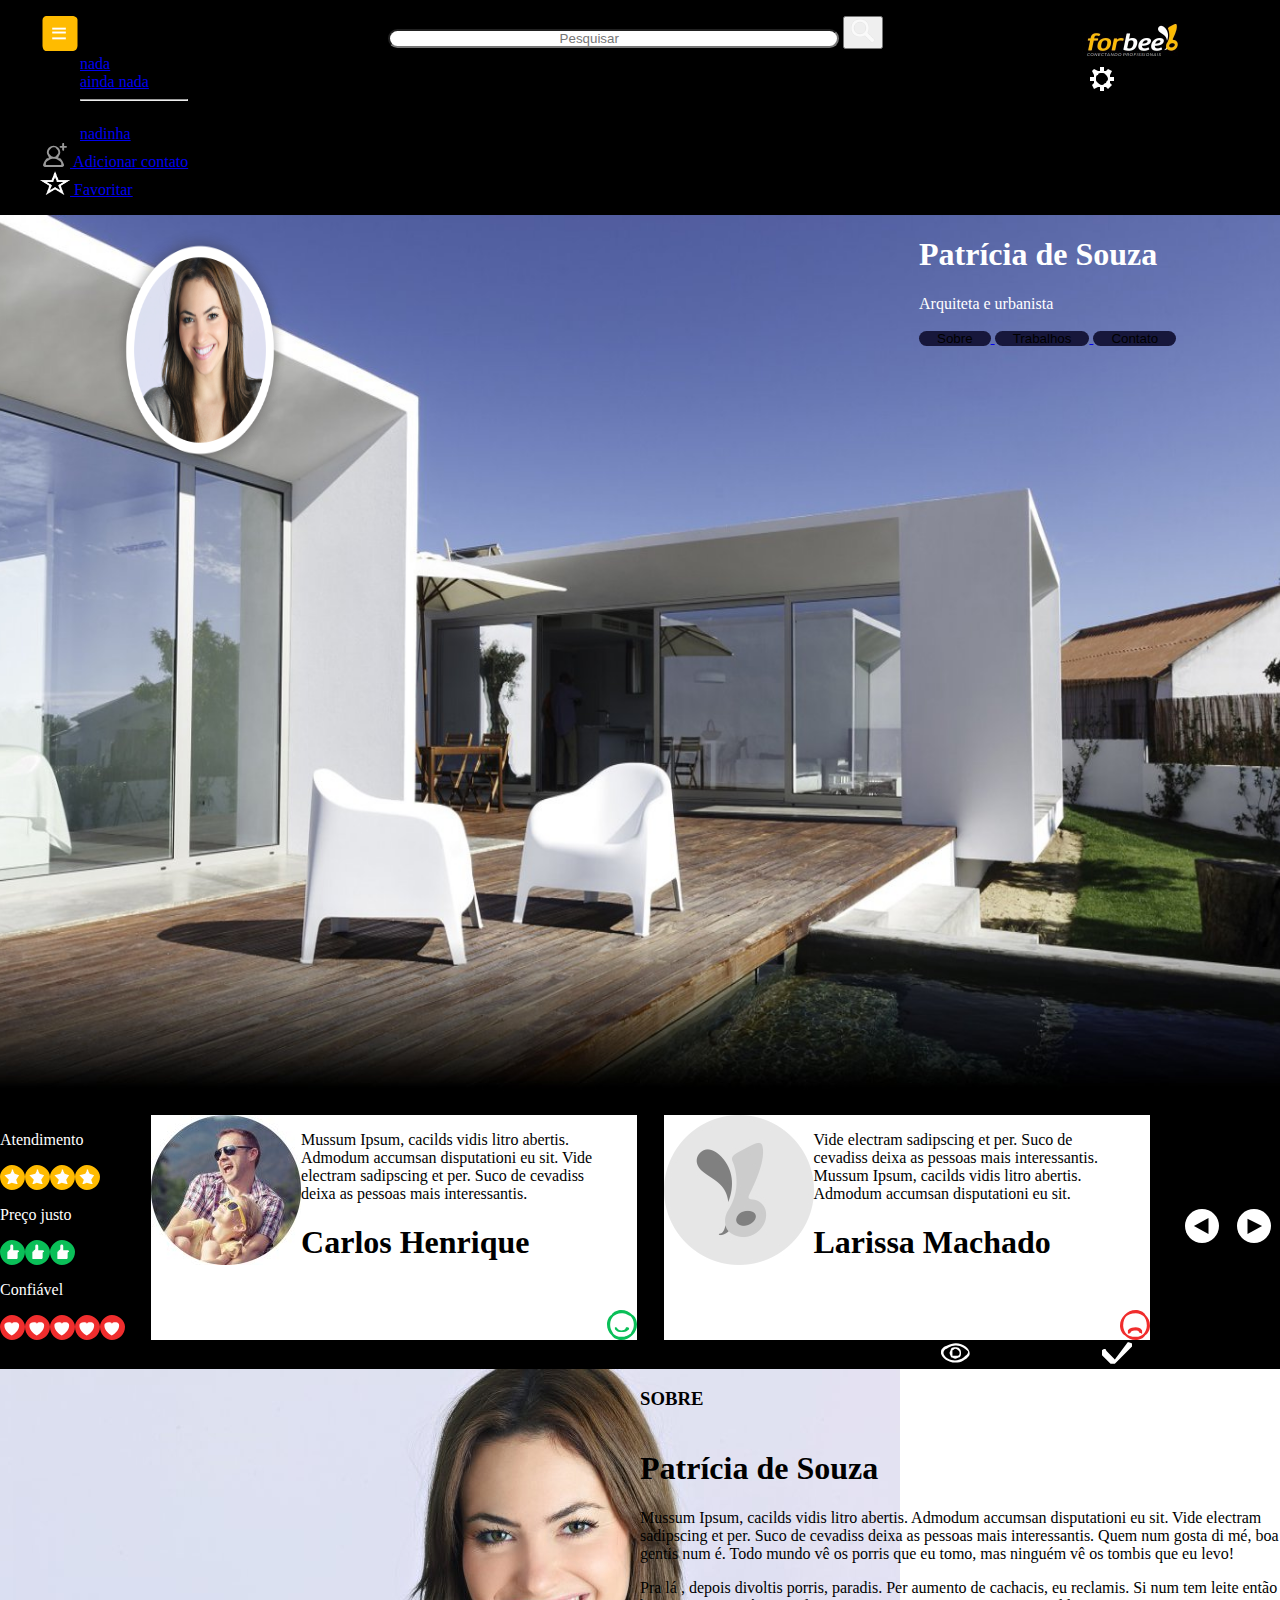
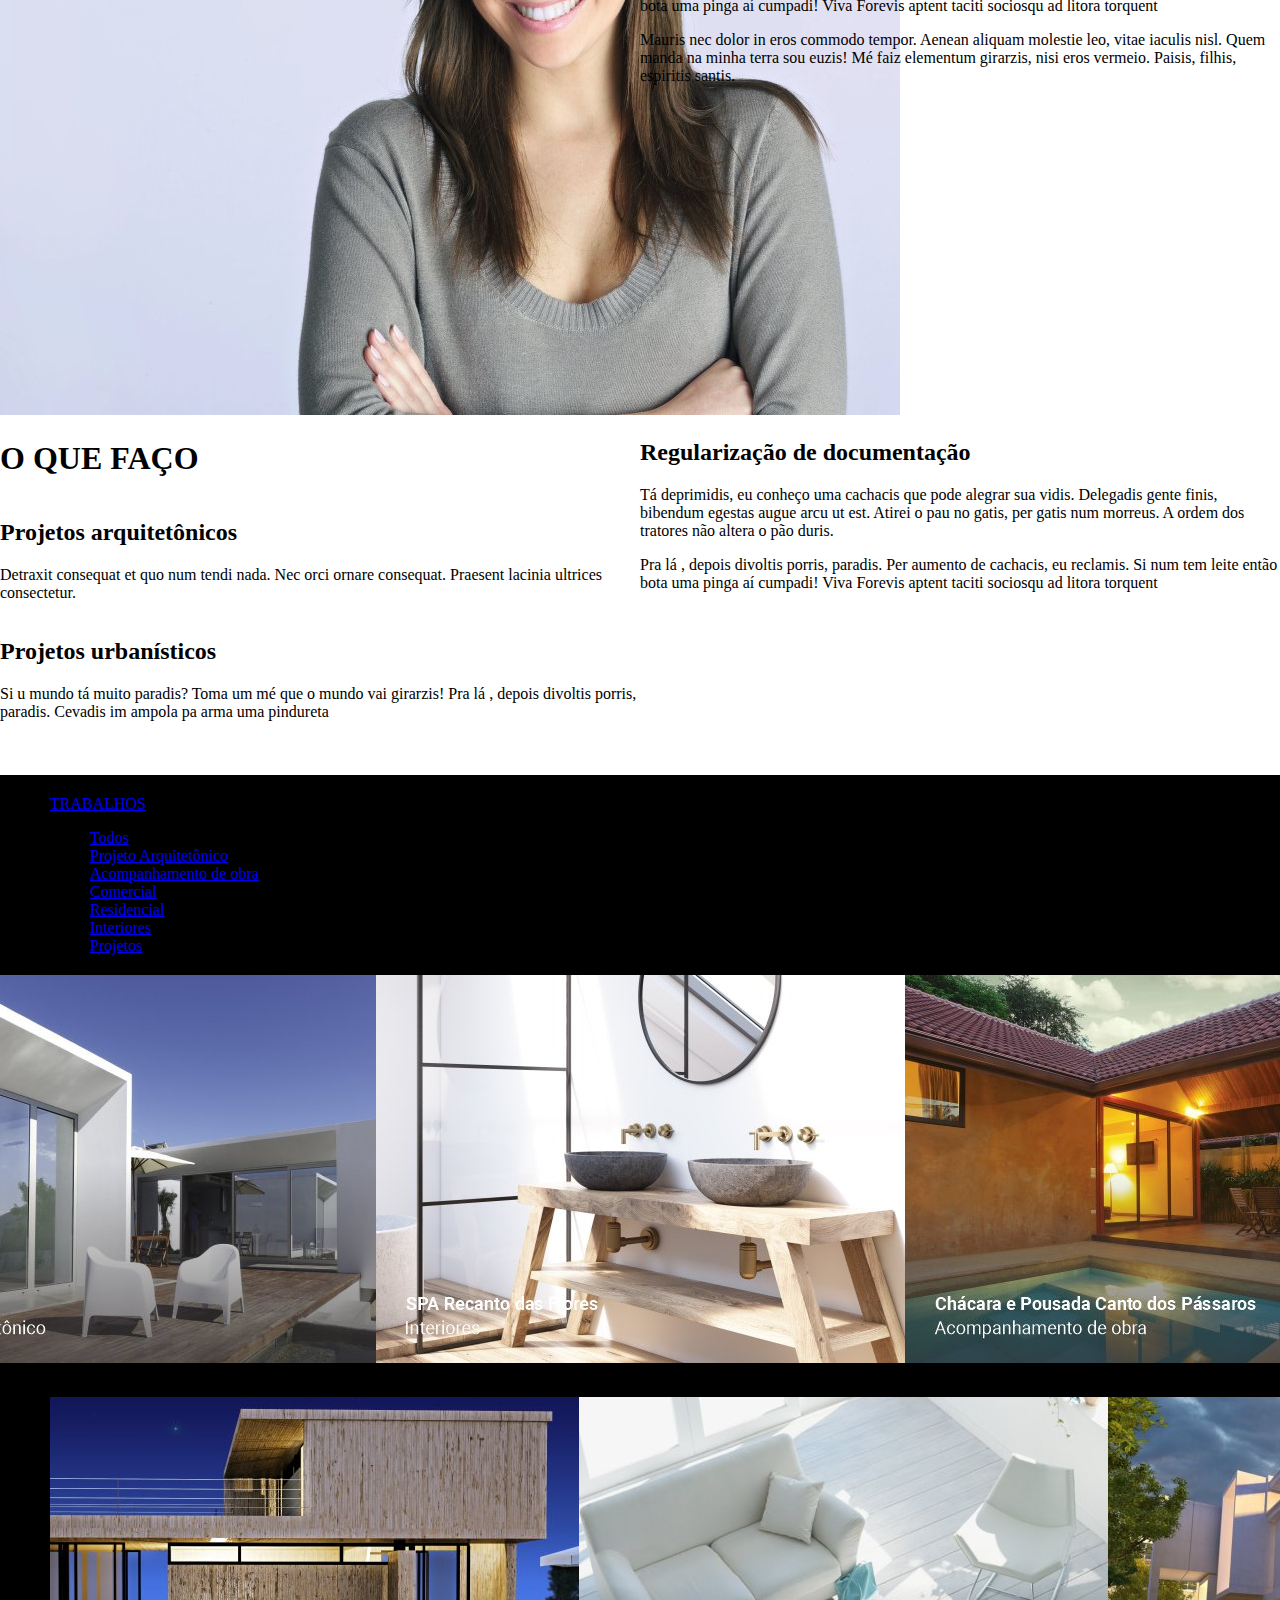
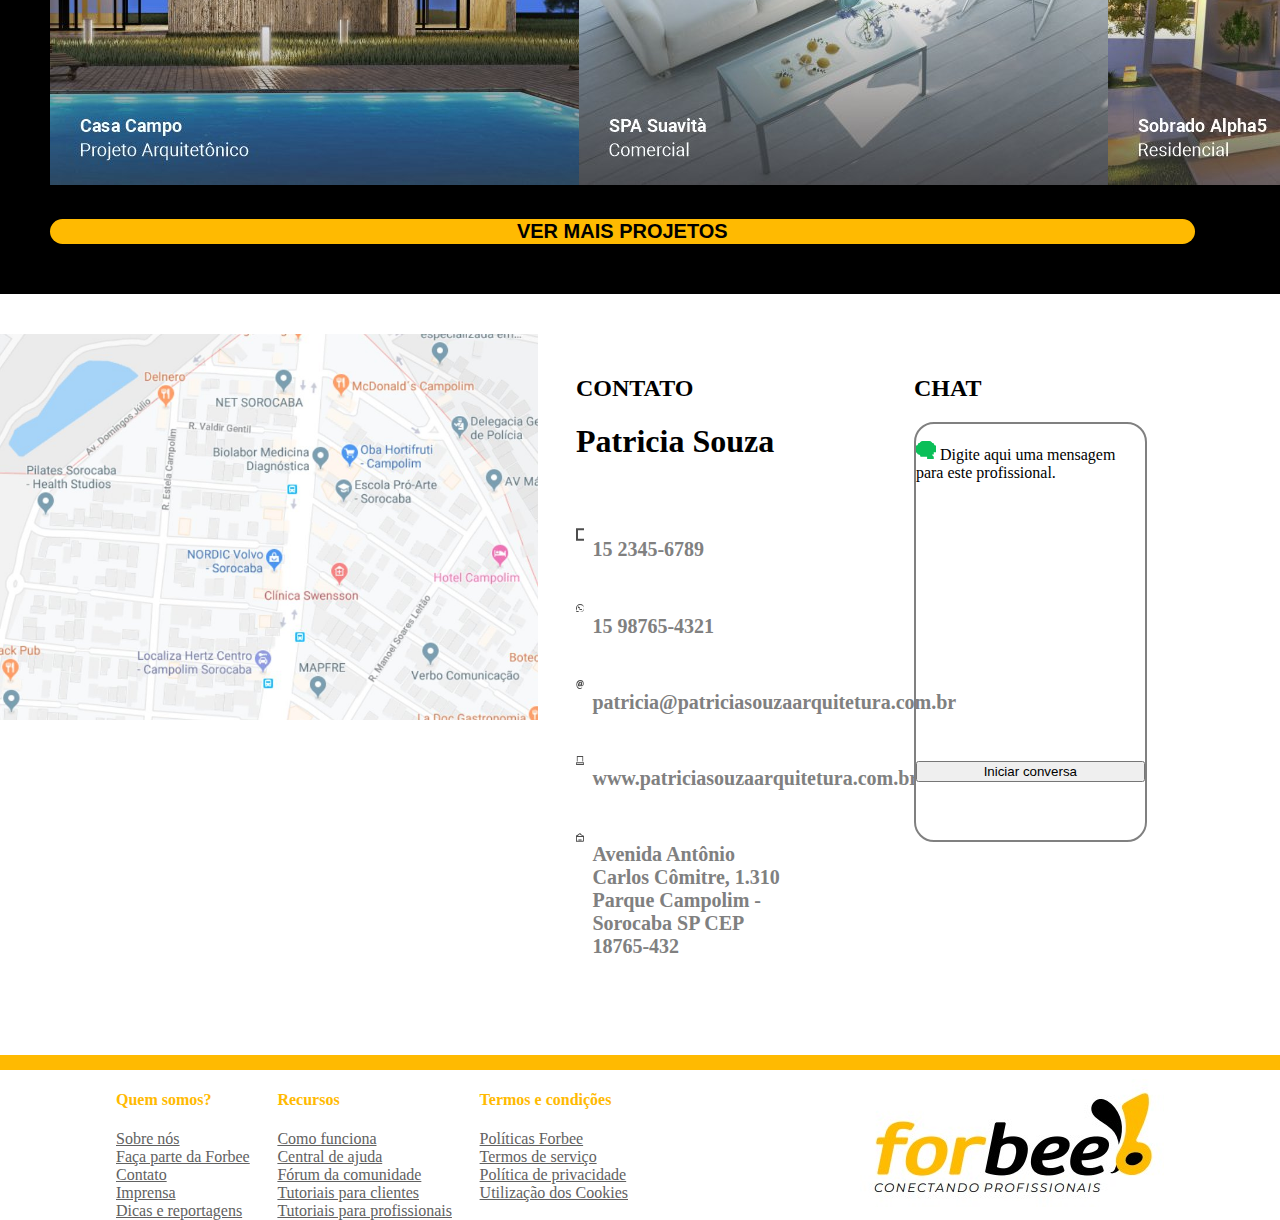
<file: src/views/patricia.html>
<!DOCTYPE html>
<html lang="en">
<head>
    <link rel="stylesheet" href="https://cdn.jsdelivr.net/npm/bootstrap-icons@1.19.0/font/bootstrap-icons.css" integrity="sha384-Vkoo8q+nMo/GP5P0aPQWrHQZHXLpz9F0eD6B5F5pIeHAOKAhQn7A" crossorigin="anonymous">
    <link href="https://cdn.jsdelivr.net/npm/bootstrap@5.3.2/dist/css/bootstrap.min.css" rel="stylesheet" integrity="sha384-T3c6CoIi6uLrA9TneNEoa7RxnatzjcDSCmG1MXxSR1GAsXEV/Dwwykc2MPK8M2HN" crossorigin="anonymous">
    <link rel="stylesheet" href="../styles/variable.css">
    <link rel="stylesheet" href="../styles/perfil.css">
    <link rel="stylesheet" href="../styles/customBS.css">

    <meta charset="UTF-8">
    <meta name="viewport" content="width=device-width, initial-scale=1.0">
    <title>Patrícia</title>
</head>
<body class="flex-column">
    <div class="header bk-black flex-row w-100 j-between px-5 pt-2">
        <div class="header__left">
            <nav class="navbar navbar-expand-lg" data-bs-theme="dark">  
                <div class="container-fluid">
                    <div class="collapse navbar-collapse" id="navbarSupportedContent">
                      <ul class="navbar-nav me-auto mb-2 mb-lg-0">
                          <li class="nav-item dropdown">
                              <a class="nav-link" href="#" role="button" data-bs-toggle="dropdown" aria-expanded="false" style="color: var(--yellow);">  
                                  <img src="../../assets/icone-menu-sanduiche.svg" alt="menu" width="40" height="35">
                              </a>
                              <ul class="dropdown-menu">
                                <li><a class="dropdown-item" href="#">nada</a></li>
                                <li><a class="dropdown-item" href="#">ainda nada</a></li>
                                <li><hr class="dropdown-divider"></li>
                                <li><a class="dropdown-item" href="#">nadinha</a></li>
                              </ul>
                            </li>
                        <li class="nav-item">
                          <a class="nav-link active" aria-current="page" href="#">
                            <img src="../../assets/icone-add-contato-positivo.svg" alt="AdicionarContato" width="30" height="24">
                            Adicionar contato
                        </a>
                        </li>
                        <li class="nav-item">
                          <a class="nav-link active" href="#">
                            <img src="../../assets/pngkit_star-outline-png_919957.png" alt="Favoritar" width="30" height="24">
                            Favoritar
                        </a>
                      </li>
                     </ul> 
                  </div>
                </div>           
            </nav>
        </div>
        <div class="header__center">
            <nav class="navbar navbar-expand-lg" data-bs-theme="dark">  
                <div class="container-fluid">
                    <div class="collapse navbar-collapse" id="navbarSupportedContent">
                         <ul class="navbar-nav me-auto mb-1 mb-lg-0">
                            <form class="d-flex" role="search">
                                <input class="form-control me-2" id="abacate" type="search" placeholder="Pesquisar" aria-label="Search">
                                <button class="btn btn-outline-warning" type="submit">
                                    <img src="../../assets/lupas.png" alt="buscar" width="24"  height="24">
                                </button>
                            </form> 
                        </ul>                     
                  </div>
                </div>           
            </nav>
        </div>
        <div class="header__right">
            <nav class="navbar navbar-expand-lg" data-bs-theme="dark">  
                <div class="container-fluid">
                    <div class="collapse navbar-collapse" id="navbarSupportedContent">
                         <ul class="navbar-nav me-auto mb-1 mb-lg-0">
                            <li class="nav-item">
                                <a class="nav-link active" aria-current="page" href="./home.html">
                                    <img class="ps-3" src="../../assets/WhatsApp Image 2023-11-02 at 12.20.35.jpeg" alt="logo" width="50%">
                                </a>
                              </li>
                              <li class="nav-item">
                                <a class="nav-link" href="#">
                                    <img class="mt-3 pe-3" src="../../assets/icone-engrenagem-configuracoes.svg" alt="configurações" width="40" height="24">
                                </a>
                              </li>
                        </ul>                     
                  </div>
                </div>           
            </nav>
        </div>
    </div>

    <div class="content w-100  flex-column">
        <div class="content__top flex-row j-arround">
            <img class="mt-5" src="../../assets/tofo-patricia-souza.png" alt="fotoPerfil" width="15%" height="30%">
            <div></div>
            <div></div>
            <div class="top__name mt-5">
                <h1 id="rateText">Patrícia de Souza</h1>
                <p id="rateText">Arquiteta e urbanista</p>
                <div class="name__anchor">
                    <a href="#sobre">
                        <button type="button" class="btn btn-primary mx-2" id="btnAchor">Sobre</button>
                    </a>
                    <a href="#jobs">
                        <button type="button" class="btn btn-primary mx-2" id="btnAchor">Trabalhos</button>
                    </a>
                    <a href="#contato">
                        <button type="button" class="btn btn-primary mx-2" id="btnAchor">Contato</button>
                    </a>
                </div>
            </div>
        </div>
        <div class="content__center bk-black w-100">
            <div class="container-fluid">
                <div class="center__rate flex-row j-between px-5 mb-3">
                    <div class="rate__container">
                        <div class="card__right flex-column  j-center">
                            <p class="right__text fs-white" id="rateText">Atendimento</p>
                            <div class="right__star flex-row">
                                <img class="star__img" src="../../assets/icone-estrela-atendimento.svg" alt="" width="25" height="25">
                                <img class="star__img" src="../../assets/icone-estrela-atendimento.svg" alt="" width="25" height="25">
                                <img class="star__img" src="../../assets/icone-estrela-atendimento.svg" alt="" width="25" height="25">
                                <img class="star__img" src="../../assets/icone-estrela-atendimento.svg" alt="" width="25" height="25">
                            </div>
                            <p class="right__text fs-white" id="rateText">Preço justo</p>
                            <div class="right__thumbs flex-row">
                                <img  class="thumbs__img" src="../../assets/icone-joia-preco-justo.svg" alt="" width="25" height="25">
                                <img  class="thumbs__img" src="../../assets/icone-joia-preco-justo.svg" alt="" width="25" height="25">
                                <img  class="thumbs__img" src="../../assets/icone-joia-preco-justo.svg" alt="" width="25" height="25">
                            </div>
                            <p class="right__text" id="rateText">Confiável</p>
                            <div class="right__heart flex-row">
                                <img  class="heart__img" src="../../assets/icone-coracao-confiavel.svg" alt="" width="25" height="25">
                                <img  class="heart__img" src="../../assets/icone-coracao-confiavel.svg" alt="" width="25" height="25">
                                <img  class="heart__img" src="../../assets/icone-coracao-confiavel.svg" alt="" width="25" height="25">
                                <img  class="heart__img" src="../../assets/icone-coracao-confiavel.svg" alt="" width="25" height="25">
                                <img  class="heart__img" src="../../assets/icone-coracao-confiavel.svg" alt="" width="25" height="25">
                            </div>
                        </div>
                    </div> 
                    <div class="bk-white flex-row w-38">
                        <div class="container-fluid">
                            <img class="mt-3" src="../../assets/foto-carlos-henrique.jpg" alt="" >
                        </div>
                        <div class="mt-3">
                            <p>Mussum Ipsum, cacilds vidis litro abertis. Admodum
                                accumsan disputationi eu sit. Vide electram
                                sadipscing et per. Suco de cevadiss deixa as
                                pessoas mais interessantis.</p>
                             <h1 class="mt-5">Carlos Henrique</h1>
                        </div>
                        <div class="flex-column j-end">
                            <img class="mb-2 me-2" src="../../assets//icone-bom.svg" alt="positivo" width="30" height="30">
                        </div>
                    </div>
                    
                    <div class="bk-white flex-row w-38">
                        <div class="container-fluid">
                            <img  class="mt-3" src="../../assets/foto-usuario-sem-foto.jpg" alt="" >
                        </div>
                        <div class="mt-3">
                            <p>Vide electram sadipscing et per. Suco de cevadiss
                                deixa as pessoas mais interessantis.
                                Mussum Ipsum, cacilds vidis litro abertis. Admodum
                                accumsan disputationi eu sit.</p>
                             <h1 class="mt-5">Larissa Machado</h1>
                        </div>
                        <div class="flex-column j-end">
                            <img class="mb-2 me-2" src="../../assets//icone-ruim.svg" alt="negativo" width="30" height="30">
                        </div>
                    </div>
                    <div class="flex-row j-end mt-5 pt-5">
                        <button type="button" class="btn btn-dark" id="seeMore">
                            <img src="../../assets/seta-esquerda-avaliacoes-perfil.svg" alt="VerAvaliações" width="40" height="34">
                        </button><button type="button" class="btn btn-dark" id="seeMore">
                            <img src="../../assets/seta-direita-avaliacoes-perfil.svg" alt="VerAvaliações" width="40" height="34">                   
                        </button>
                    </div>
                </div>
            </div>

            <div class="flex-column a-end mb-2">
                <div class="rate__botton flex-row a-center">
                    <button type="button" class="btn btn-dark" id="seeMore">
                        <img src="../../assets/icone-olho-ver-avaliacoes-negativo.svg" alt="VerAvaliações" width="30" height="24">
                        Ver todas avalições
                    </button>
                    <button type="button" class="btn btn-dark" id="seeMore">
                        <img src="../../assets/icone-avalie-profissional-negativo.svg" alt="VerAvaliações" width="30" height="24">
                        Avalie esse profissional
                    </button>
                </div>
            </div>

        </div>
            
        <div class="flex-column bk-grey w-100" id="sobre">
            <div class="flex-row my-5">
                <div class="w-50">
                    <img src="../../assets/foto-patricia-sobre-perfil.jpg" alt="">
                </div>
                <div class="w-50 me-5 pt-5 pe-5">
                    <h3 id="sobre">SOBRE</h3>
                    <h1> Patrícia de Souza</h1>
                    <p class="mt-4">Mussum Ipsum, cacilds vidis litro abertis. Admodum accumsan disputationi eu sit.
                        Vide electram sadipscing et per. Suco de cevadiss deixa as pessoas mais
                        interessantis. Quem num gosta di mé, boa gentis num é. Todo mundo vê os porris que
                        eu tomo, mas ninguém vê os tombis que eu levo!</p>
                    <p class="mt-4">Pra lá , depois divoltis porris, paradis. Per aumento de cachacis, eu reclamis. Si num
                        tem leite então bota uma pinga aí cumpadi! Viva Forevis aptent taciti sociosqu ad
                        litora torquent</p>
                    <p class="mt-4">Mauris nec dolor in eros commodo tempor. Aenean aliquam molestie leo, vitae iaculis
                        nisl. Quem manda na minha terra sou euzis! Mé faiz elementum girarzis, nisi eros
                        vermeio. Paisis, filhis, espiritis santis.</p>
                </div>
            </div>

            <div class="flex-row mx-5 px-5">
                <div class="flex-column w-50">
                    <h1>O QUE FAÇO</h1>

                    <div>
                        <h2>Projetos arquitetônicos</h2>
                        <p>Detraxit consequat et quo num tendi nada. Nec orci ornare consequat. Praesent
                            lacinia ultrices consectetur. </p>
                    </div>

                    <div>
                        <h2>Projetos urbanísticos</h2>
                        <p class="mt-3">Si u mundo tá muito paradis? Toma um mé que o mundo vai girarzis! Pra lá , depois
                            divoltis porris, paradis. Cevadis im ampola pa arma uma pindureta</p>
                    </div>
                </div>

                <div class="w-50 mb-5">
                    <h2>Regularização de documentação</h2>
                    <p class="mt-4">Tá deprimidis, eu conheço uma cachacis que pode alegrar sua vidis. Delegadis gente
                        finis, bibendum egestas augue arcu ut est. Atirei o pau no gatis, per gatis num
                        morreus. A ordem dos tratores não altera o pão duris.</p>
                    <p class="mt-5">Pra lá , depois divoltis porris, paradis. Per aumento de cachacis, eu reclamis. Si num
                        tem leite então bota uma pinga aí cumpadi! Viva Forevis aptent taciti sociosqu ad
                        litora torquent</p>
                </div>
            </div>
        </div>

        <div class="container__work bk-black" id="work">
            <div class="container__nav">
                <nav class="navbar navbar-expand-lg" data-bs-theme="dark">
                    <div class="container-fluid">
                        <a class="navbar-brand" href="#" id="jobs">TRABALHOS</a>
                    </div>  
                    <div class="container-fluid">
                        <div class="collapse navbar-collapse" id="navbarSupportedContent">
                          <ul class="navbar-nav me-auto mb-2 mb-lg-0 ">                              
                            <li class="nav-item ">
                                <a class="nav-link active mx-2" aria-current="page" href="#">
                                    Todos
                                </a>
                            </li>
                            <li class="nav-item">
                                <a class="nav-link active" href="#">
                                    Projeto Arquitetônico
                                </a>
                            </li>
                            <li class="nav-item">
                                <a class="nav-link active mx-2" aria-current="page" href="#">
                                    Acompanhamento de obra 
                                </a>
                            </li>
                            <li class="nav-item">
                                <a class="nav-link active mx-2" aria-current="page" href="#">
                                    Comercial
                                </a>
                            </li>

                            <li class="nav-item">
                                <a class="nav-link active mx-2" aria-current="page" href="#">
                                    Residencial
                                </a>
                            </li>
                            <li class="nav-item">
                                <a class="nav-link active mx-2" aria-current="page" href="#">
                                    Interiores
                                </a>
                            </li>
                            <li class="nav-item">
                                <a class="nav-link active mx-2" aria-current="page" href="#">
                                    Projetos
                                </a>
                            </li>
                         </ul> 
                      </div>
                    </div>           
                </nav>
            </div>
            <div class="flex-column j-center" id="workIMG">
                <div class="flex-row j-center">
                    <div class="container-fluid">
                        <img src="../../assets/foto1-trabalhos-perfil.jpg" alt="">
                    </div>
                    <div class="container-fluid">
                        <img src="../../assets/foto2-trabalhos-perfil.jpg" alt="">
                    </div>
                    <div class="container-fluid">
                        <img src="../../assets/foto3-trabalhos-perfil.jpg" alt="">
                    </div>
                </div>
    
                <div class="flex-row">
                    <div class="container-fluid">
                        <img src="../../assets/foto4-trabalhos-perfil.jpg" alt="">
                    </div>
                    <div class="container-fluid">
                        <img src="../../assets/foto5-trabalhos-perfil.jpg" alt="">
                    </div>
                    <div class="container-fluid">
                        <img src="../../assets/foto6-trabalhos-perfil.jpg" alt="">
                    </div>
                </div>
            </div>
            <div class="j-center">
                <button class="" id="seeProjects">VER MAIS PROJETOS</button>
            </div>
        </div>
     
        <div class="container-fluid bk-grey flex-row w-100" id="contentBotton">
            <div class="w-70">
                <img src="../../assets/mapa-localizacao-perfil.jpg" alt="mapa" id="imgMap">
            </div>
            <div class="flex-row" id="containerChatCont">
                <div class="flex-column" id="contato">
                    <div>
                        <h2>CONTATO</h2>
                        <h1>Patricia Souza</h1>
                    </div>
    
                    <div id="containerContato" class="flex-column j-arround">
                        <div class="flex-row a-start" id="contentContat">
                            <img src="../../assets/icone-celular-perfil.svg" alt="celular" id="iconConta">
                            <h2 id="textContato">15 2345-6789</h2>
                        </div>
                        <div class="flex-row a-start" id="contentContat">
                            <img src="../../assets/icone-whatsapp-perfil.svg" alt="" id="iconConta">
                            <h2 id="textContato">15 98765-4321</h2>
                        </div>
                        <div class="flex-row a-start" id="contentContat">
                            <img src="../../assets/icone-@-perfil.svg" alt="" id="iconConta">
                            <h2 id="textContato">patricia@patriciasouzaarquitetura.com.br</h2>
                        </div>
                        <div class="flex-row a-start" id="contentContat">
                            <img src="../../assets/icone-site-perfil.svg" alt="" id="iconConta">
                            <h2 id="textContato">www.patriciasouzaarquitetura.com.br</h2>
                        </div>
                        <div class="flex-row a-start" id="contentContat">
                            <img src="../../assets/icone-endereco-perfil.svg" alt="" id="iconConta">
                            <h2 id="textContato">Avenida Antônio Carlos Cômitre, 1.310
                                Parque Campolim - Sorocaba SP
                                CEP 18765-432 </h2>
                        </div>               
                    </div>
                </div>
                
                <div class="flex-column " id="chat">
                    <h2>CHAT</h2>
                    <div class="card" id="cardChat">
                        <div class="card-body">
                          <p class="card-text" id="chatP">
                            <img src="../../assets/icone-chat-caixa-mensagem-perfil.svg" alt="" width="20" height="20">
                            Digite aqui uma mensagem para este profissional.</p>
                          <button type="button" class="btn btn-outline-success text-center" id="btnChat">Iniciar conversa</button>
                        </div>
                      </div>
                </div>
            </div>
        </div>
    </div>

    <div class="footer bk-white w-100 flex-row j-arround a-center">
        <div class="footer__left flex-row j-between">
            <div class="flex-column">
                <h4 class="left__title">Quem somos?</h4>
                <a class="left__link" href="">Sobre nós</a>
                <a class="left__link" href="">Faça parte da Forbee</a>
                <a class="left__link" href="">Contato</a>
                <a class="left__link" href="">Imprensa</a>
                <a class="left__link" href="">Dicas e reportagens</a>
            </div>
            <div class="flex-column">
                <h4 class="left__title">Recursos</h4>
                <a class="left__link" href="">Como funciona</a>
                <a class="left__link" href="">Central de ajuda</a>
                <a class="left__link" href="">Fórum da comunidade</a>
                <a class="left__link" href="">Tutoriais para clientes</a>
                <a class="left__link" href="">Tutoriais para profissionais</a>
            </div>
            <div class="flex-column">
                <h4 class="left__title">Termos e condições</h4>
                <a class="left__link" href="">Políticas Forbee</a>
                <a class="left__link" href="">Termos de serviço</a>
                <a class="left__link" href="">Política de privacidade</a>
                <a class="left__link" href="">Utilização dos Cookies</a>                
            </div>
        </div>
        <div class="footer__right">
            <a href="./home.html">
                <img src="../../assets/logo-white.jpg" alt="logo" srcset="">
            </a>
        </div>
    </div>
    <script src="../scripts/home.js"></script>
    <script src="https://cdn.jsdelivr.net/npm/@popperjs/core@2.11.8/dist/umd/popper.min.js" integrity="sha384-I7E8VVD/ismYTF4hNIPjVp/Zjvgyol6VFvRkX/vR+Vc4jQkC+hVqc2pM8ODewa9r" crossorigin="anonymous"></script>
    <script src="https://cdn.jsdelivr.net/npm/bootstrap@5.3.2/dist/js/bootstrap.min.js" integrity="sha384-BBtl+eGJRgqQAUMxJ7pMwbEyER4l1g+O15P+16Ep7Q9Q+zqX6gSbd85u4mG4QzX+" crossorigin="anonymous"></script>
</body>
</body>
</html>
</file>
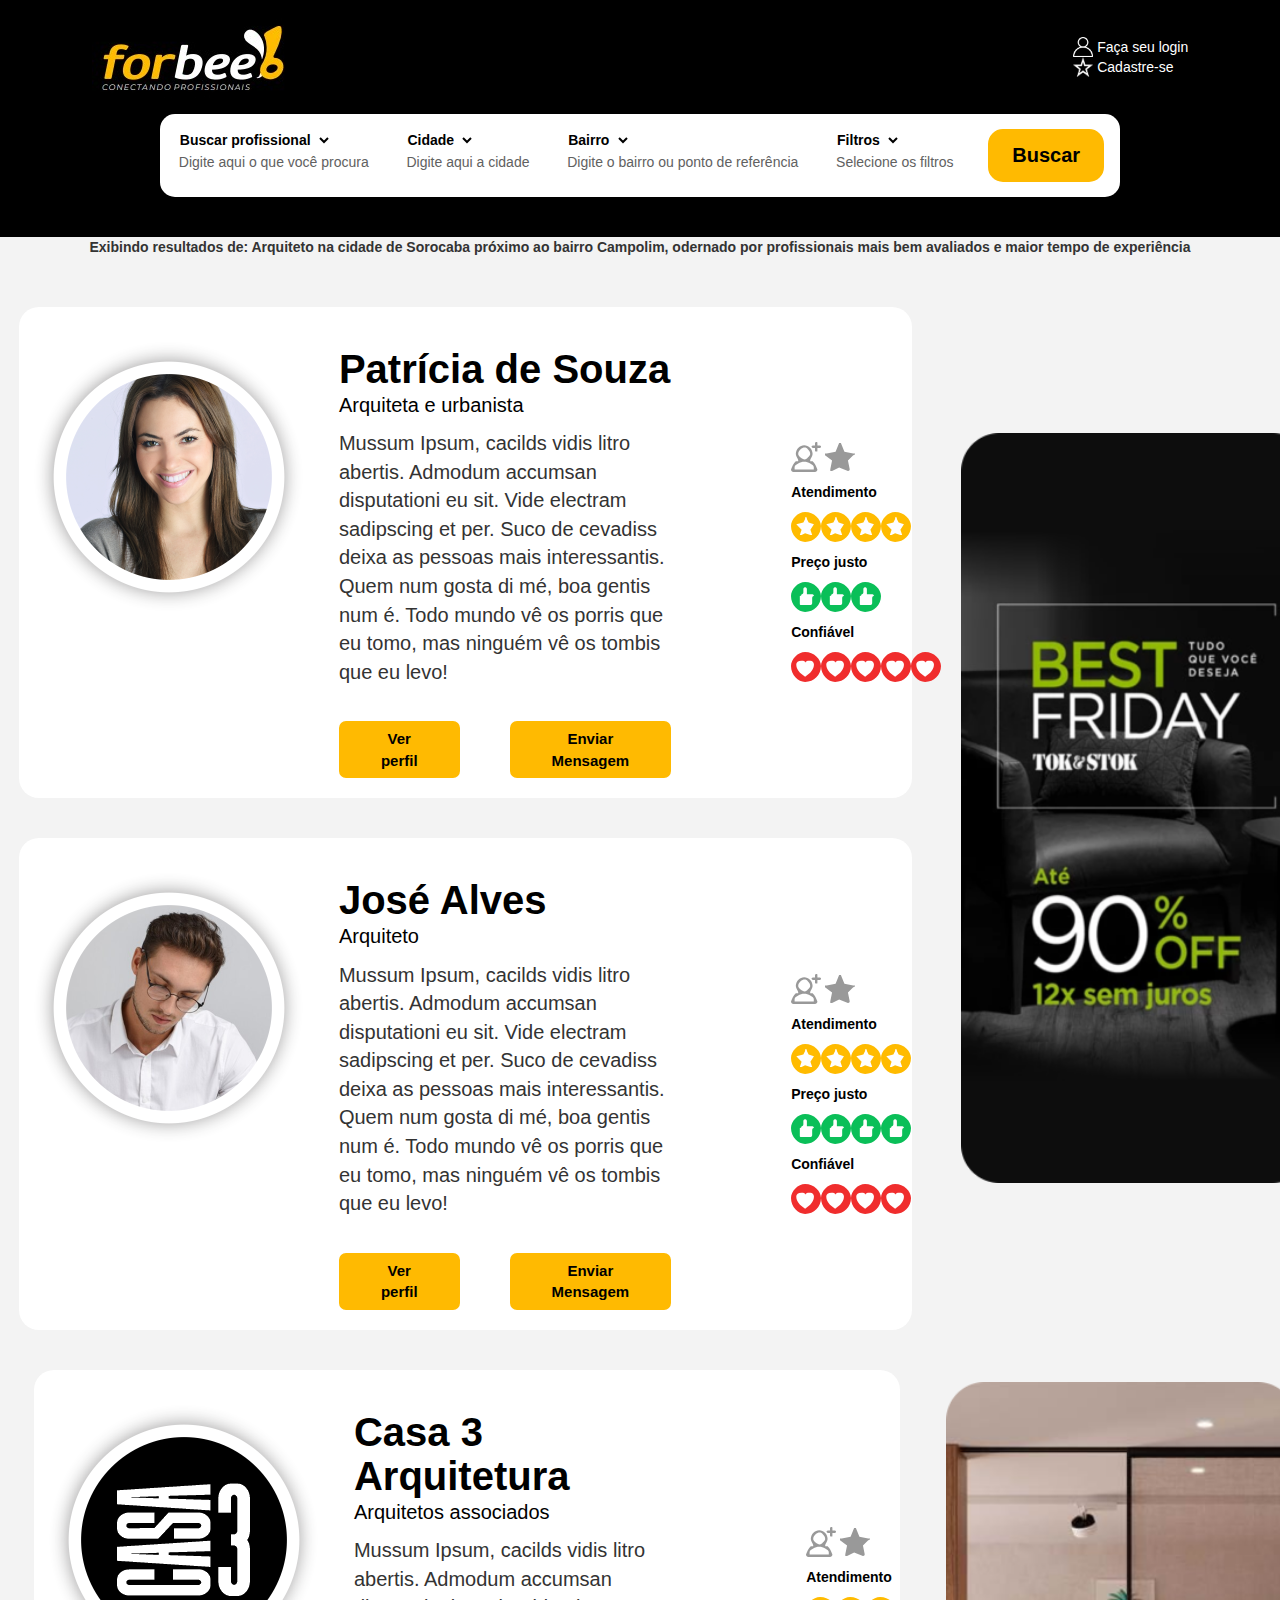
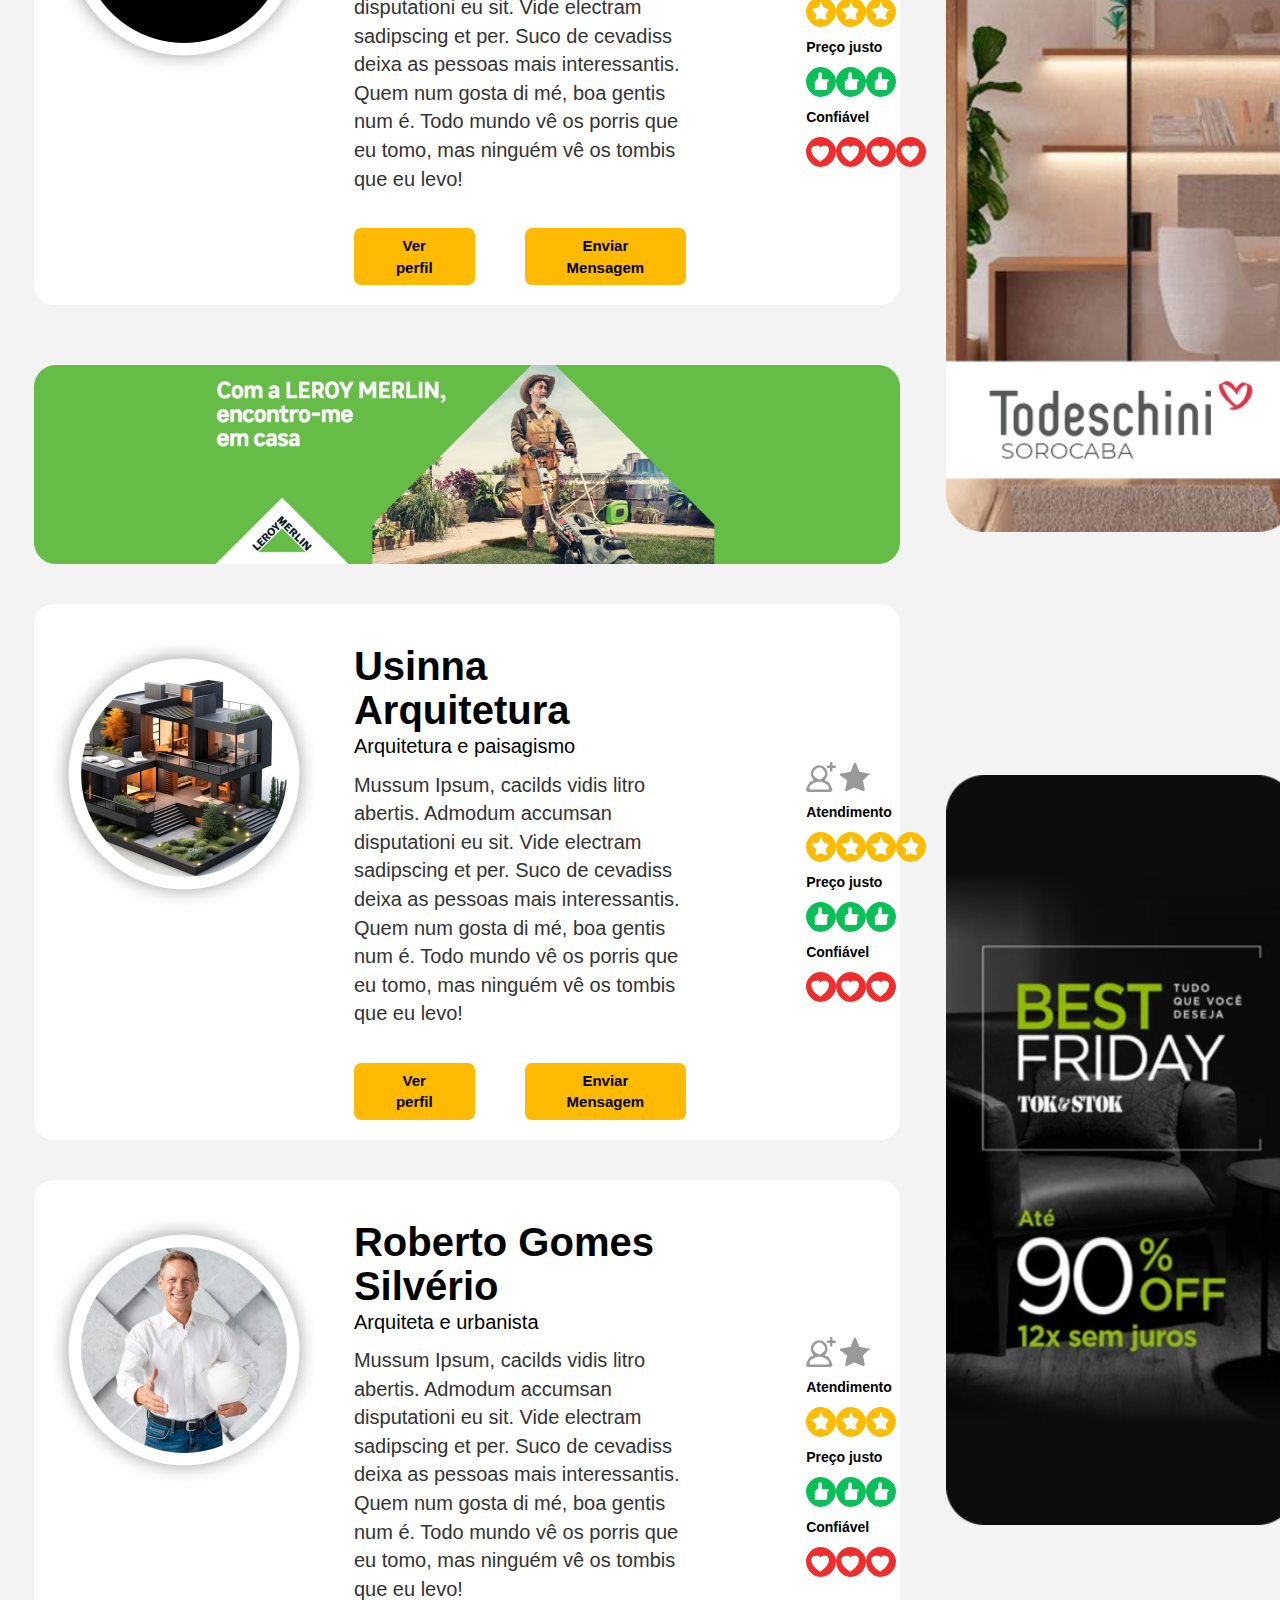
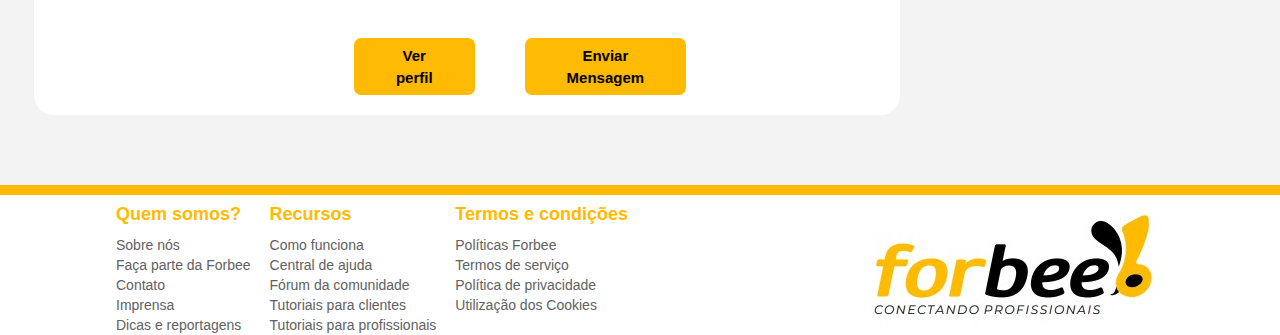
<file: src/views/search.html>
<!DOCTYPE html>
<html lang="en">
<head>
    <link rel="stylesheet" href="../styles/variable.css">
    <link rel="stylesheet" href="https://cdn.jsdelivr.net/npm/bootstrap@3.4.1/dist/css/bootstrap.min.css" integrity="sha384-HSMxcRTRxnN+Bdg0JdbxYKrThecOKuH5zCYotlSAcp1+c8xmyTe9GYg1l9a69psu" crossorigin="anonymous">
    <link rel="stylesheet" href="../styles/search.css">
    <link rel="stylesheet" href="../styles/customBS.css">

    <meta charset="UTF-8">
    <meta name="viewport" content="width=device-width, initial-scale=1.0">
    <title>Página inicial</title>
</head>
<body class="flex-column">
    <div class="header flex-row bk-black j-arround ">
        <div class="header__left">
            <a href="./home.html">
                <img src="../../assets/WhatsApp Image 2023-11-02 at 12.20.35.jpeg" alt="logo" srcset="">
            </a>
        </div>
        <div class="header__right flex-column j-center">
            <div class="right__container flex-row ">
                <img src="../../assets/user_outline.png" alt="" class="container__img">
                <a class="right__a" href="./signin.html">
                    Faça seu login
                </a>
            </div>
            <div class="right__container flex-row">
                <img src="../../assets/pngkit_star-outline-png_919957.png" alt="" class="container__img">
                <a class="right__a" href="./signup.html">
                    Cadastre-se
                </a>
            </div>
        </div>
    </div>
    <div class="content bk-black flex-column a-center">
        <div class="content__filters w-75 bk-white flex-row j-arround a-center">
            <div class="flex-column h-100 flex-column j-center a-start">
                <select class="filters__select" value="" id="profission">
                    <option value="">Buscar profissional</option>
                </select>
                <label class="filters__label" for="profission">Digite aqui o que você procura</label>
            </div> 
            <div class="flex-column h-100 flex-column a-start j-center">
                <select class="filters__select" name="" id="city">
                    <option value="">Cidade</option>
                </select>
                <label class="filters__label" for="city">Digite aqui a cidade</label>
            </div>
            <div class="flex-column h-100 flex-column a-start j-center">
                <select class="filters__select" name="" id="neighborhood">
                    <option value="">Bairro</option>
                </select>
                <label class="filters__label" for="neighborhood">Digite o bairro ou ponto de referência</label>
            </div>
            <div class="flex-column h-100 flex-column a-start j-center">
                <select class="filters__select" name="" id="filters">
                    <option value="">Filtros</option>
                </select>
                <label class="filters__label" for="filters">Selecione os filtros</label>
            </div>
            <button id="submit-filters" class="filters__bttn" >Buscar</button>
        </div>
        <div class="content__search bk-grey flex-column w-100 a-center">
            <p class="search__p">
                Exibindo resultados de: Arquiteto na cidade de Sorocaba próximo ao bairro Campolim, 
                odernado por profissionais mais bem avaliados e maior tempo de experiência</p>
            <div class="search__container flex-row a-center">
                <div class="container__left flex-column">
                    <div class="left__card flex-row bk-white j-between">
                        <div class="flex-row">
                            <div class="card__left">
                                <img class="left_img" src="../../assets/tofo-patricia-souza.png" alt="">
                            </div>
                            <div class="card__center flex-column">
                                <h1 class="center__title">Patrícia de Souza</h1>
                                <p class="center__subtitle">Arquiteta e urbanista</p>
                                <p class="center__p">Mussum Ipsum, cacilds vidis litro abertis. Admodum accumsan disputationi eu sit. Vide 
                                    electram sadipscing et per. Suco de cevadiss deixa as pessoas mais interessantis. Quem 
                                    num gosta di mé, boa gentis num é. Todo mundo vê os porris que eu tomo, mas ninguém vê 
                                    os tombis que eu levo!</p>
                                <div class="center__bttn flex-row">
                                    <a href="./patricia.html">
                                        <button class="bttn__perfil">Ver perfil</button>
                                    </a>
                                    <button class="bttn__message">Enviar Mensagem</button>
                                </div>
                            </div>
                        </div>
                        <div class="card__right flex-column  j-center">
                            <div class="right__icon">
                                <img class="icon__img" src="../../assets/icone-add-contato-positivo.svg" alt="">
                                <img class="icon__img" src="../../assets/icone-estrela-favoritar-positivo.svg" alt="">
                            </div>
                            <p class="right__text">Atendimento</p>
                            <div class="right__star flex-row">
                                <img class="star__img" src="../../assets/icone-estrela-atendimento.svg" alt="">
                                <img class="star__img" src="../../assets/icone-estrela-atendimento.svg" alt="">
                                <img class="star__img" src="../../assets/icone-estrela-atendimento.svg" alt="">
                                <img class="star__img" src="../../assets/icone-estrela-atendimento.svg" alt="">
                            </div>
                            <p class="right__text">Preço justo</p>
                            <div class="right__thumbs flex-row">
                                <img  class="thumbs__img" src="../../assets/icone-joia-preco-justo.svg" alt="">
                                <img  class="thumbs__img" src="../../assets/icone-joia-preco-justo.svg" alt="">
                                <img  class="thumbs__img" src="../../assets/icone-joia-preco-justo.svg" alt="">
                            </div>
                            <p class="right__text">Confiável</p>
                            <div class="right__heart flex-row">
                                <img  class="heart__img" src="../../assets/icone-coracao-confiavel.svg" alt="">
                                <img  class="heart__img" src="../../assets/icone-coracao-confiavel.svg" alt="">
                                <img  class="heart__img" src="../../assets/icone-coracao-confiavel.svg" alt="">
                                <img  class="heart__img" src="../../assets/icone-coracao-confiavel.svg" alt="">
                                <img  class="heart__img" src="../../assets/icone-coracao-confiavel.svg" alt="">
                            </div>
                        </div>
                    </div>
                    <div class="left__card flex-row w-75 bk-white ">
                        <div class="flex-row">
                            <div class="card__left">
                                <img class="left_img" src="../../assets/foto-jose-alves.png" alt="">
                            </div>
                            <div class="card__center flex-column">
                                <h1 class="center__title">José Alves</h1>
                                <p class="center__subtitle">Arquiteto</p>
                                <p class="center__p">Mussum Ipsum, cacilds vidis litro abertis. Admodum accumsan disputationi eu sit. Vide 
                                    electram sadipscing et per. Suco de cevadiss deixa as pessoas mais interessantis. Quem 
                                    num gosta di mé, boa gentis num é. Todo mundo vê os porris que eu tomo, mas ninguém vê 
                                    os tombis que eu levo!</p>
                                <div class="center__bttn flex-row">
                                    <button class="bttn__perfil">Ver perfil</button>
                                    <button class="bttn__message">Enviar Mensagem</button>
                                </div>
                            </div>
                        </div>
                        <div class="card__right flex-column j-center">
                            <div class="right__icon">
                                <img class="icon__img" src="../../assets/icone-add-contato-positivo.svg" alt="">
                                <img class="icon__img" src="../../assets/icone-estrela-favoritar-positivo.svg" alt="">
                            </div>
                            <p class="right__text">Atendimento</p>
                            <div class="right__star flex-row">
                                <img class="star__img" src="../../assets/icone-estrela-atendimento.svg" alt="">
                                <img class="star__img" src="../../assets/icone-estrela-atendimento.svg" alt="">
                                <img class="star__img" src="../../assets/icone-estrela-atendimento.svg" alt="">
                                <img class="star__img" src="../../assets/icone-estrela-atendimento.svg" alt="">
                            </div>
                            <p class="right__text">Preço justo</p>
                            <div class="right__thumbs flex-row">
                                <img  class="thumbs__img" src="../../assets/icone-joia-preco-justo.svg" alt="">
                                <img  class="thumbs__img" src="../../assets/icone-joia-preco-justo.svg" alt="">
                                <img  class="thumbs__img" src="../../assets/icone-joia-preco-justo.svg" alt="">
                                <img  class="thumbs__img" src="../../assets/icone-joia-preco-justo.svg" alt="">
                            </div>
                            <p class="right__text">Confiável</p>
                            <div class="right__heart flex-row">
                                <img  class="heart__img" src="../../assets/icone-coracao-confiavel.svg" alt="">
                                <img  class="heart__img" src="../../assets/icone-coracao-confiavel.svg" alt="">
                                <img  class="heart__img" src="../../assets/icone-coracao-confiavel.svg" alt="">
                                <img  class="heart__img" src="../../assets/icone-coracao-confiavel.svg" alt="">
                            </div>
                        </div>
                    </div>
                </div>
                <div class="container__right">
                    <img src="../../assets/banner-tokstok.png" alt="" class="right__image">
                </div>
            </div>
            <div class="search__container flex-row a-center">
                <div class="container__left flex-column">
                    <div class="left__card flex-row bk-white ">
                        <div class="flex-row">
                            <div class="card__left">
                                <img class="left_img" src="../../assets/foto-casa3.png" alt="">
                            </div>
                            <div class="card__center flex-column">
                                <h1 class="center__title">Casa 3 Arquitetura</h1>
                                <p class="center__subtitle">Arquitetos associados</p>
                                <p class="center__p">Mussum Ipsum, cacilds vidis litro abertis. Admodum accumsan disputationi eu sit. Vide 
                                    electram sadipscing et per. Suco de cevadiss deixa as pessoas mais interessantis. Quem 
                                    num gosta di mé, boa gentis num é. Todo mundo vê os porris que eu tomo, mas ninguém vê 
                                    os tombis que eu levo!</p>
                                <div class="center__bttn flex-row">
                                    <button class="bttn__perfil">Ver perfil</button>
                                    <button class="bttn__message">Enviar Mensagem</button>
                                </div>
                        </div>
                        </div>
                        <div class="card__right flex-column j-center">
                            <div class="right__icon">
                                <img class="icon__img" src="../../assets/icone-add-contato-positivo.svg" alt="">
                                <img class="icon__img" src="../../assets/icone-estrela-favoritar-positivo.svg" alt="">
                            </div>
                            <p class="right__text">Atendimento</p>
                            <div class="right__star flex-row">
                                <img class="star__img" src="../../assets/icone-estrela-atendimento.svg" alt="">
                                <img class="star__img" src="../../assets/icone-estrela-atendimento.svg" alt="">
                                <img class="star__img" src="../../assets/icone-estrela-atendimento.svg" alt="">
                            </div>
                            <p class="right__text">Preço justo</p>
                            <div class="right__thumbs flex-row">
                                <img  class="thumbs__img" src="../../assets/icone-joia-preco-justo.svg" alt="">
                                <img  class="thumbs__img" src="../../assets/icone-joia-preco-justo.svg" alt="">
                                <img  class="thumbs__img" src="../../assets/icone-joia-preco-justo.svg" alt="">
                            </div>
                            <p class="right__text">Confiável</p>
                            <div class="right__heart flex-row">
                                <img  class="heart__img" src="../../assets/icone-coracao-confiavel.svg" alt="">
                                <img  class="heart__img" src="../../assets/icone-coracao-confiavel.svg" alt="">
                                <img  class="heart__img" src="../../assets/icone-coracao-confiavel.svg" alt="">
                                <img  class="heart__img" src="../../assets/icone-coracao-confiavel.svg" alt="">
                            </div>
                        </div>
                    </div>
                    <div class="left__card flex-row w-75">
                        <img src="../../assets/banner-leroy.png" alt="" class="w-100">
                    </div>
                </div>
                <div class="container__right">
                    <img src="../../assets/banner-todeschini.png" alt="" class="right__image">
                </div>
            </div>
            <div class="search__container flex-row a-center">
                <div class="container__left flex-column">
                    <div class="left__card flex-row bk-white ">
                        <div class="flex-row">
                            <div class="card__left">
                                <img class="left_img" src="../../assets/foto-usinna-arquitetura.png" alt="">
                            </div>
                            <div class="card__center flex-column">
                                <h1 class="center__title">Usinna Arquitetura</h1>
                                <p class="center__subtitle">Arquitetura e paisagismo</p>
                                <p class="center__p">Mussum Ipsum, cacilds vidis litro abertis. Admodum accumsan disputationi eu sit. Vide 
                                    electram sadipscing et per. Suco de cevadiss deixa as pessoas mais interessantis. Quem 
                                    num gosta di mé, boa gentis num é. Todo mundo vê os porris que eu tomo, mas ninguém vê 
                                    os tombis que eu levo!</p>
                                <div class="center__bttn flex-row">
                                    <button class="bttn__perfil">Ver perfil</button>
                                    <button class="bttn__message">Enviar Mensagem</button>
                                </div>
                        </div>
                        </div>
                        <div class="card__right flex-column j-center">
                            <div class="right__icon">
                                <img class="icon__img" src="../../assets/icone-add-contato-positivo.svg" alt="">
                                <img class="icon__img" src="../../assets/icone-estrela-favoritar-positivo.svg" alt="">
                            </div>
                            <p class="right__text">Atendimento</p>
                            <div class="right__star flex-row">
                                <img class="star__img" src="../../assets/icone-estrela-atendimento.svg" alt="">
                                <img class="star__img" src="../../assets/icone-estrela-atendimento.svg" alt="">
                                <img class="star__img" src="../../assets/icone-estrela-atendimento.svg" alt="">
                                <img class="star__img" src="../../assets/icone-estrela-atendimento.svg" alt="">
                            </div>
                            <p class="right__text">Preço justo</p>
                            <div class="right__thumbs flex-row">
                                <img  class="thumbs__img" src="../../assets/icone-joia-preco-justo.svg" alt="">
                                <img  class="thumbs__img" src="../../assets/icone-joia-preco-justo.svg" alt="">
                                <img  class="thumbs__img" src="../../assets/icone-joia-preco-justo.svg" alt="">
                            </div>
                            <p class="right__text">Confiável</p>
                            <div class="right__heart flex-row">
                                <img  class="heart__img" src="../../assets/icone-coracao-confiavel.svg" alt="">
                                <img  class="heart__img" src="../../assets/icone-coracao-confiavel.svg" alt="">
                                <img  class="heart__img" src="../../assets/icone-coracao-confiavel.svg" alt="">
                            </div>
                        </div>
                    </div>
                    <div class="left__card flex-row w-75 bk-white ">
                        <div class="flex-row">
                            <div class="card__left">
                                <img class="left_img" src="../../assets/foto-roberto-gomes.png" alt="">
                            </div>
                            <div class="card__center flex-column">
                                <h1 class="center__title">Roberto Gomes Silvério</h1>
                                <p class="center__subtitle">Arquiteta e urbanista</p>
                                <p class="center__p">Mussum Ipsum, cacilds vidis litro abertis. Admodum accumsan disputationi eu sit. Vide 
                                    electram sadipscing et per. Suco de cevadiss deixa as pessoas mais interessantis. Quem 
                                    num gosta di mé, boa gentis num é. Todo mundo vê os porris que eu tomo, mas ninguém vê 
                                    os tombis que eu levo!</p>
                                <div class="center__bttn flex-row">
                                    <button class="bttn__perfil">Ver perfil</button>
                                    <button class="bttn__message">Enviar Mensagem</button>
                                </div>
                            </div>
                        </div>
                        <div class="card__right flex-column j-center">
                            <div class="right__icon">
                                <img class="icon__img" src="../../assets/icone-add-contato-positivo.svg" alt="">
                                <img class="icon__img" src="../../assets/icone-estrela-favoritar-positivo.svg" alt="">
                            </div>
                            <p class="right__text">Atendimento</p>
                            <div class="right__star flex-row">
                                <img class="star__img" src="../../assets/icone-estrela-atendimento.svg" alt="">
                                <img class="star__img" src="../../assets/icone-estrela-atendimento.svg" alt="">
                                <img class="star__img" src="../../assets/icone-estrela-atendimento.svg" alt="">
                            </div>
                            <p class="right__text">Preço justo</p>
                            <div class="right__thumbs flex-row">
                                <img  class="thumbs__img" src="../../assets/icone-joia-preco-justo.svg" alt="">
                                <img  class="thumbs__img" src="../../assets/icone-joia-preco-justo.svg" alt="">
                                <img  class="thumbs__img" src="../../assets/icone-joia-preco-justo.svg" alt="">
                            </div>
                            <p class="right__text">Confiável</p>
                            <div class="right__heart flex-row">
                                <img  class="heart__img" src="../../assets/icone-coracao-confiavel.svg" alt="">
                                <img  class="heart__img" src="../../assets/icone-coracao-confiavel.svg" alt="">
                                <img  class="heart__img" src="../../assets/icone-coracao-confiavel.svg" alt="">
                            </div>
                        </div>
                    </div>
                </div>
                <div class="container__right">
                    <img src="../../assets/banner-tokstok.png" alt="" class="right__image">
                </div>
            </div>
        </div>
    </div>
    <div class="footer bk-white w-100 flex-row j-arround a-center">
        <div class="footer__left flex-row j-between">
            <div class="flex-column">
                <h4 class="left__title">Quem somos?</h4>
                <a class="left__link" href="">Sobre nós</a>
                <a class="left__link" href="">Faça parte da Forbee</a>
                <a class="left__link" href="">Contato</a>
                <a class="left__link" href="">Imprensa</a>
                <a class="left__link" href="">Dicas e reportagens</a>
            </div>
            <div class="flex-column">
                <h4 class="left__title">Recursos</h4>
                <a class="left__link" href="">Como funciona</a>
                <a class="left__link" href="">Central de ajuda</a>
                <a class="left__link" href="">Fórum da comunidade</a>
                <a class="left__link" href="">Tutoriais para clientes</a>
                <a class="left__link" href="">Tutoriais para profissionais</a>
            </div>
            <div class="flex-column">
                <h4 class="left__title">Termos e condições</h4>
                <a class="left__link" href="">Políticas Forbee</a>
                <a class="left__link" href="">Termos de serviço</a>
                <a class="left__link" href="">Política de privacidade</a>
                <a class="left__link" href="">Utilização dos Cookies</a>                
            </div>
        </div>
        <div class="footer__right">
            <a href="./home.html">
                <img src="../../assets/logo-white.jpg" alt="logo" srcset="">
            </a>
        </div>
    </div>
    <script src="../scripts/home.js"></script>
    <script src="https://code.jquery.com/jquery-1.12.4.min.js" integrity="sha384-nvAa0+6Qg9clwYCGGPpDQLVpLNn0fRaROjHqs13t4Ggj3Ez50XnGQqc/r8MhnRDZ" crossorigin="anonymous"></script>
    <script src="https://cdn.jsdelivr.net/npm/bootstrap@3.4.1/dist/js/bootstrap.min.js" integrity="sha384-aJ21OjlMXNL5UyIl/XNwTMqvzeRMZH2w8c5cRVpzpU8Y5bApTppSuUkhZXN0VxHd" crossorigin="anonymous"></script>
</body>
</body>
</html>
</file>
<file: src/styles/variable.css>
:root {
  --primary-font-color: #000;
  --secondary-font-color: #616161;
  --header-font-color: white;

  --yellow: #ffba01;
  --red: #f02d2d;
  --green: #0bbe58;
  --blue: #0652b4;
}
</file>
<file: src/styles/perfil.css>
body {
  width: 100%;
  height: 100%;
  justify-content: space-between;
  margin: 0px !important;
}

.header {
  .header__left  {

  }
  .header__center {
  
  }
  .header__right { 

  }
}

.content { 
  .content__top { 
    height: 100vh;
    background-image:url('../../assets/foto-bgtop-pagina-perfil.jpg');
    background-size: cover;
    background-position: center;
  }
}

.footer {
  height: 20%;
  
  .footer__left {
    width: 40%;
    
    .left__title {
      font-weight: bold;
      color: var(--yellow);
    }
    .left__link {
      color: var(--secondary-font-color);
    }
  }
}

#abacate {
  padding: 0px 100px 0px 170px;
  text-align: start;
  background-color: white;
  border-radius: 20px;
}

#seeMore {
  background:  var(---primary-font-color);
  border: 0px;
}

#workIMG {
  gap: 30px;
  margin-bottom: 30px;
  margin-top: 20px;
}

#work {
  padding: 20px 50px 50px 50px;
  gap: 20px;
}

#seeProjects {
  border-radius: 20px;
  text-align: center;
  color: var(---primary-font-color);
  background: var(--yellow);
  border: 0px;
  font-weight: bold;
  width: 97%;
  font-size: 20px;
}

#imgMap {
  width: 100%;
}

#iconConta {
  width: 4%;
  align-items: flex-start;
  padding-top: 6px;
}

#contentBotton {
  border-bottom: 15px var(--yellow) solid;
  padding: 40px 20px 80px 0px;
  gap: 3%;
}

#contentContat {
  gap: 8px;
}

#contato {
  width: 30%;
  gap: 40px;
  margin-top: 3%;
}

#textContato {
  color: grey;
  font-size: 20px;
}

#containerContato {
  gap: 20px;
}

#chatP {
  padding-bottom: 50%;
}

#btnChat {
  margin-top: 65%;
  width: 100%;
}

#chat {
  margin-top: 3%;
  width: 50%;
  height: 100%;
}

#cardChat {
  width: 65%;
  height: 65%;
  border-radius: 20px;
  border: 2px grey solid;
}

#containerChatCont {
  gap: 18%;
}

#sobre {
  padding-bottom: 3%;
}


#rateText {
  color: white;
}

#btnAchor {
    border-radius: 20px;
    padding: 0px 18px 0px 18px;
    background-color: rgb(23, 23, 59);
    border: 0px;
}
</file>
<file: src/styles/customBS.css>
.flex-column {
  display: flex;
  flex-direction: column;
}

.flex-row {
  display: flex;
  flex-direction: row;
}

.j-center {
  justify-content: center;
}

.j-arround {
  justify-content: space-around;
}
 
.j-end {
  justify-content: flex-end;
}

.j-between {
  justify-content: space-between;
}

.j-start {
  justify-content: flex-start;
}

.a-start {
  align-items: flex-start;
}

.a-center {
  align-items: center;
}

.a-end {
  align-items: flex-end;
}

.w-100 {
  width: 100%;
}

.w-75 {
  width: 75%;
}


.w-38 {
  width: 38%;
}

.w-70 {
  width: 70%;
}

.w-65 {
  width: 65%;
}


.w-50 {
  width: 50%;
}

.w-25 {
  width: 25%;
}

.h-100 {
  height: 100%;
}

.h-75 {
  height: 75%;
}

.h-50 {
  height: 50%;
}

.h-25 {
  height: 25%;
}

.bk-black {
  background-color: var(--primary-font-color);
}

.bk-white {
  background-color: white;
}
.bk-grey {
  background-color: rgba(255, 255, 255, 0.952);
}
</file>
<file: src/styles/search.css>
body {
  width: 100%;
  height: 100%;
  justify-content: space-between;
  margin: 0px !important;
}

.header {
  padding-top: 10px;
  padding-bottom: 10px;

  .header__left {
    padding-right: 50px;
  }

  .header__right {
    .right__container {
      padding-left: 550px;
      .container__img {
        width: 20px;
        height: 20px;
      }

      .right__a {
        color: var(--header-font-color) !important;
        padding-left: 4px;
        text-decoration: none;
      }
    }
  }
}

.content {
  .content__filters {
    padding: 15px 0px 15px 0px;
    border-radius: 15px;
    margin-bottom: 40px;
    z-index: 2;
    
    .filters__select {
      background: transparent;
      border: 0px solid transparent;
      padding-right: 5px;
      font-weight: bold;
      color: var(--primary-font-color);      
    }
    
    .filters__label {
      padding: 3px;
      font-weight: 300;
      color: var(--secondary-font-color);
    }
    
    .filters__bttn {
      background-color: var(--yellow);
      color: var(--primary-font-color);
      border: 2px solid var(--yellow);
      padding: 10px 22px 10px 22px;
      font-size: 20px;
      border-radius: 15px;
      font-weight: bold;
    }
  }
  
  .content__search {
    gap: 20px;
    border-bottom: 10px solid var(--yellow);
    padding-bottom: 70px;
    .search__p {
      font-size: 90px;
      font: var(--primary-font-color);
      font-weight: bold;
    }

    .search__container {
      .container__left {
        gap: 20px;

        .left__card{
          gap: 50px;
          margin: 20px 0px 0px 50px;
          border-radius: 20px;
          height: 20%;
          padding-top: 20px;
          width: 90%;

          .card__left{
            .left__img{

            }
          }
          .card__center{
            padding: 20px 70px 20px 20px;
            .center__title{
              font-weight: bolder;
              color: var(--primary-font-color);
              margin: 0px;
              font-size: 40px;

            }
            .center__subtitle {
              font-size: 20px;
              color: var(--primary-font-color);
            }
            .center__p {
              font-size: 20px;
            }
          .center__bttn {
            gap: 50px;
            margin-top: 25px;

            .bttn__perfil {
              font-weight: bold;
              color: var(--primary-font-color);
              border-radius: 7px;
              background: var(--yellow);
              border: 2px solid var(--yellow);
              padding: 5px 40px 5px 40px;
              font-size: 15px;
            }
            .bttn__message {
              font-weight: bold;
              color: var(--primary-font-color);
              border-radius: 7px;
              background: var(--yellow);
              border: 2px solid var(--yellow);
              font-size: 15px;
              padding: 5px 40px 5px 40px;
            }
          }
          }
          .card__right {
            width: 25%;
            padding-right: 20px;
            .right__icon {
              .icon__img {
                width: 30px;
                height: 30px;
              }
            }
            .right__text {
              color: var(--primary-font-color);
              font-weight: bold;
              margin-top: 10px;
              padding-left: 0px;
            }
            .right__star {
              .star__img{
                width: 30px;
                height: 30px;
              }
              
            }
            .right__thumbs {
              .thumbs__img {
                width: 30px;
                height: 30px;
              }
            }
            .right__heart {
             
              .heart__img {
                width: 30px;
                height: 30px;
              }
            }
          }
        }
      }
    }
  }
  .container__right {
    .right__image { 
      height: 750px;
    }
  }
}

.footer {
  height: 20%;
  
  .footer__left {
    width: 40%;
    
    .left__title {
      font-weight: bold;
      color: var(--yellow);
    }
    .left__link {
      color: var(--secondary-font-color);
    }
  }
}
</file>
